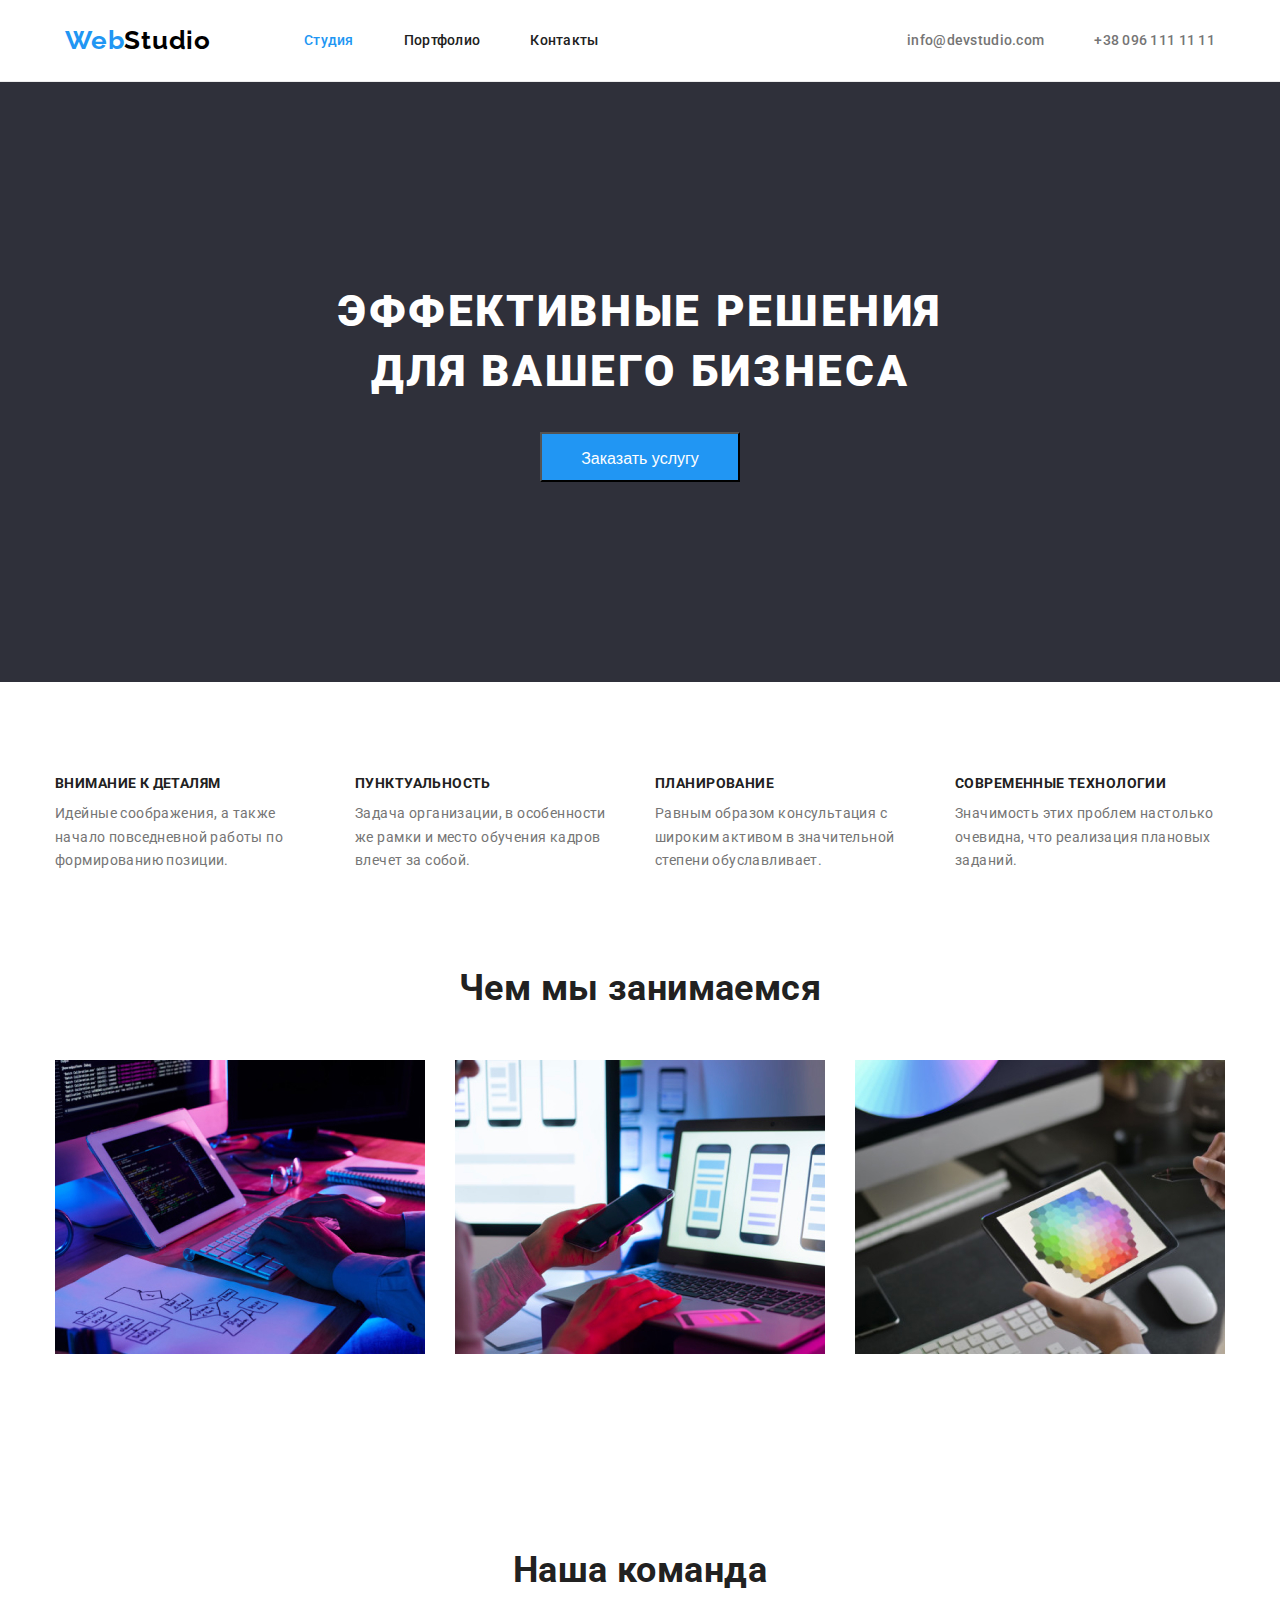
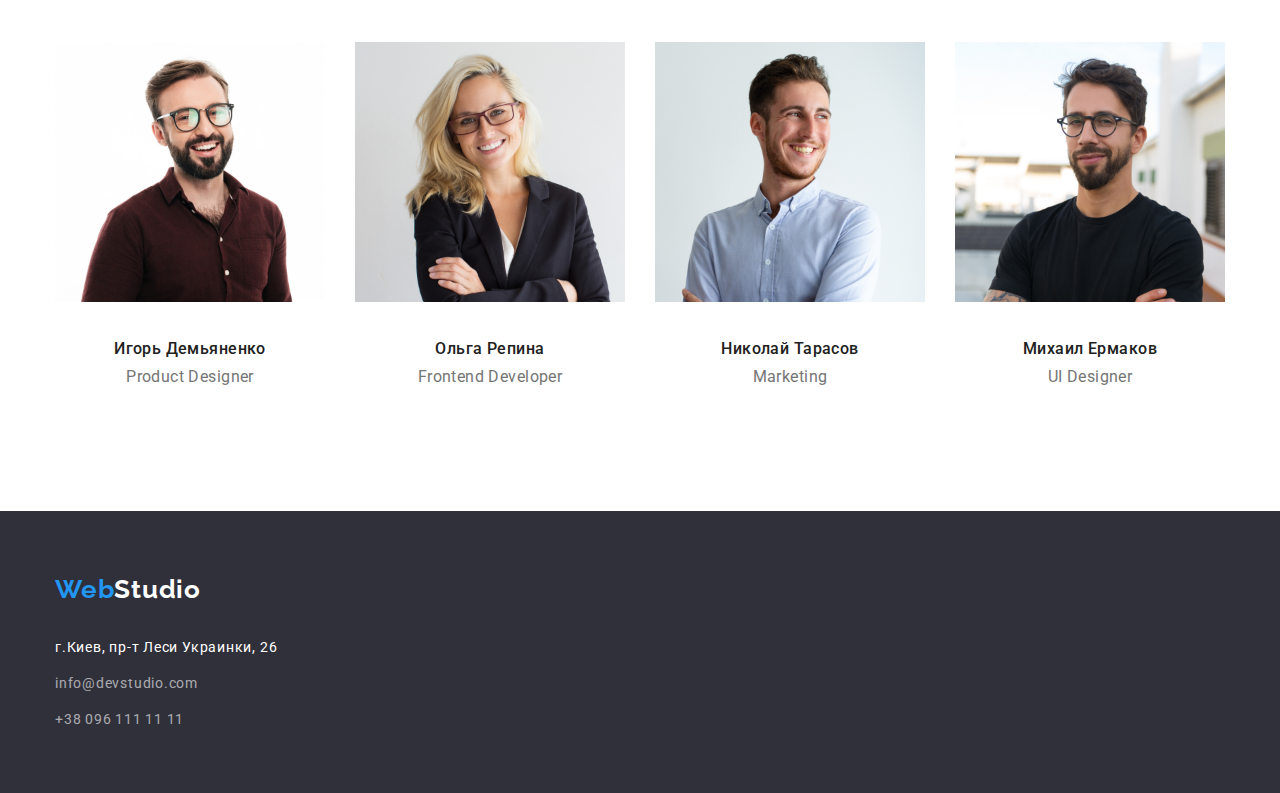
<file: index.html>
<!DOCTYPE html>
<html lang="ru">
  <head>
    <meta charset="UTF-8" />
    <meta http-equiv="X-UA-Compatible" content="IE=edge" />
    <meta name="viewport" content="width=device-width, initial-scale=1.0" />
    <title>WebStudio</title>
    <link rel="preconnect" href="https://fonts.googleapis.com" />
    <link rel="preconnect" href="https://fonts.gstatic.com" crossorigin />
    <link
      href="https://fonts.googleapis.com/css2?family=Raleway:wght@700&family=Roboto:wght@400;500;700;900&display=swap"
      rel="stylesheet"
    />
    <link
      rel="stylesheet"
      href="https://cdnjs.cloudflare.com/ajax/libs/modern-normalize/1.1.0/modern-normalize.min.css"
      integrity="sha512-wpPYUAdjBVSE4KJnH1VR1HeZfpl1ub8YT/NKx4PuQ5NmX2tKuGu6U/JRp5y+Y8XG2tV+wKQpNHVUX03MfMFn9Q=="
      crossorigin="anonymous"
      referrerpolicy="no-referrer"
    />
    <link rel="stylesheet" href="css/styles.css" />
  </head>

  <body>
    <header class="header section-header">
      <div class="container">
        <nav class="nav-header">
          <a href="./index.html" class="logo"
            ><span style="color: #2196f3">Web</span>Studio</a
          >
          <ul class="site-nav list">
            <li class="item">
              <a href="./index.html" class="link-current">Студия</a>
            </li>
            <li class="item">
              <a href="./portfolio.html" class="link">Портфолио</a>
            </li>
            <li class="item">
              <a href="" class="link">Контакты</a>
            </li>
          </ul>
        </nav>
        <ul class="site-nav list">
          <li class="item-contact">
            <a href="mailto:info@devstudio.com" class="link-nav"
              >info@devstudio.com</a
            >
          </li>
          <li class="item-contact">
            <a href="tel:+380961111111" class="link-nav">+38 096 111 11 11</a>
          </li>
        </ul>
      </div>
    </header>

    <main>
      <section class="section hero-bg">
        <div class="container section-hero">
          <h1 class="title-hero">Эффективные решения для вашего бизнеса</h1>
          <button type="button" class="button">Заказать услугу</button>
        </div>
      </section>

      <section class="section section-peculiarities">
        <div class="container">
          <h2 class="unvisible">Особенности</h2>
          <ul class="list">
            <li class="item">
              <h3 class="title-third">Внимание к деталям</h3>
              <p class="text-peculiarities">
                Идейные соображения, а также начало повседневной работы по
                формированию позиции.
              </p>
            </li>
            <li class="item">
              <h3 class="title-third">Пунктуальность</h3>
              <p class="text-peculiarities">
                Задача организации, в особенности же рамки и место обучения
                кадров влечет за собой.
              </p>
            </li>
            <li class="item">
              <h3 class="title-third">Планирование</h3>
              <p class="text-peculiarities">
                Равным образом консультация с широким активом в значительной
                степени обуславливает.
              </p>
            </li>
            <li class="item">
              <h3 class="title-third">Современные технологии</h3>
              <p class="text-peculiarities">
                Значимость этих проблем настолько очевидна, что реализация
                плановых заданий.
              </p>
            </li>
          </ul>
        </div>
      </section>

      <section class="section section-works">
        <div class="container">
          <h2 class="title-secondary">Чем мы занимаемся</h2>
          <ul class="list">
            <li class="item">
              <img
                src="./images/box1.jpg"
                alt="написание програм"
                width="370"
                height="294"
              />
            </li>
            <li class="item">
              <img
                src="./images/box2.jpg"
                alt="разработка мобильной версии"
                width="370"
              />
            </li>
            <li class="item">
              <img
                src="./images/box3.jpg"
                alt="различные цветовые решения"
                width="370"
              />
            </li>
          </ul>
        </div>
      </section>
      <section class="section section-command">
        <div class="container">
          <h2 class="title-secondary">Наша команда</h2>
          <ul class="list">
            <li class="item">
              <img
                src="./images/team-card1.jpg"
                alt="Игорь Демьяненко"
                width="270"
              />
              <div class="title-comand">
                <h3 class="title-names">Игорь Демьяненко</h3>
                <p class="text" lang="en">Product Designer</p>
              </div>
            </li>
            <li class="item">
              <img
                src="./images/team-card2.jpg"
                alt="Ольга Репина"
                width="270"
              />
              <div class="title-comand">
                <h3 class="title-names">Ольга Репина</h3>
                <p class="text" lang="en">Frontend Developer</p>
              </div>
            </li>
            <li class="item">
              <img
                src="./images/team-card3.jpg"
                alt="Николай Тарасов"
                width="270"
              />
              <div class="title-comand">
                <h3 class="title-names">Николай Тарасов</h3>
                <p class="text" lang="en">Marketing</p>
              </div>
            </li>
            <li class="item">
              <img
                src="./images/team-card4.jpg"
                alt="Михаил Ермаков"
                width="270"
              />
              <div class="title-comand">
                <h3 class="title-names">Михаил Ермаков</h3>
                <p class="text" lang="en">UI Designer</p>
              </div>
            </li>
          </ul>
        </div>
      </section>
    </main>

    <footer class="footer section-footer">
      <div class="container">
        <a href="./index.html" class="logo"
          ><span style="color: var(--accent-color)">Web</span>Studio</a
        >
        <address class="contact">
          <p class="address">г.Киев, пр-т Леси Украинки, 26</p>
          <a href="mailto:info@devstudio.com" class="link"
            >info@devstudio.com</a
          >
          <a href="tel:+380961111111" class="link">+38 096 111 11 11</a>
        </address>
      </div>
    </footer>
  </body>
</html>
</file>
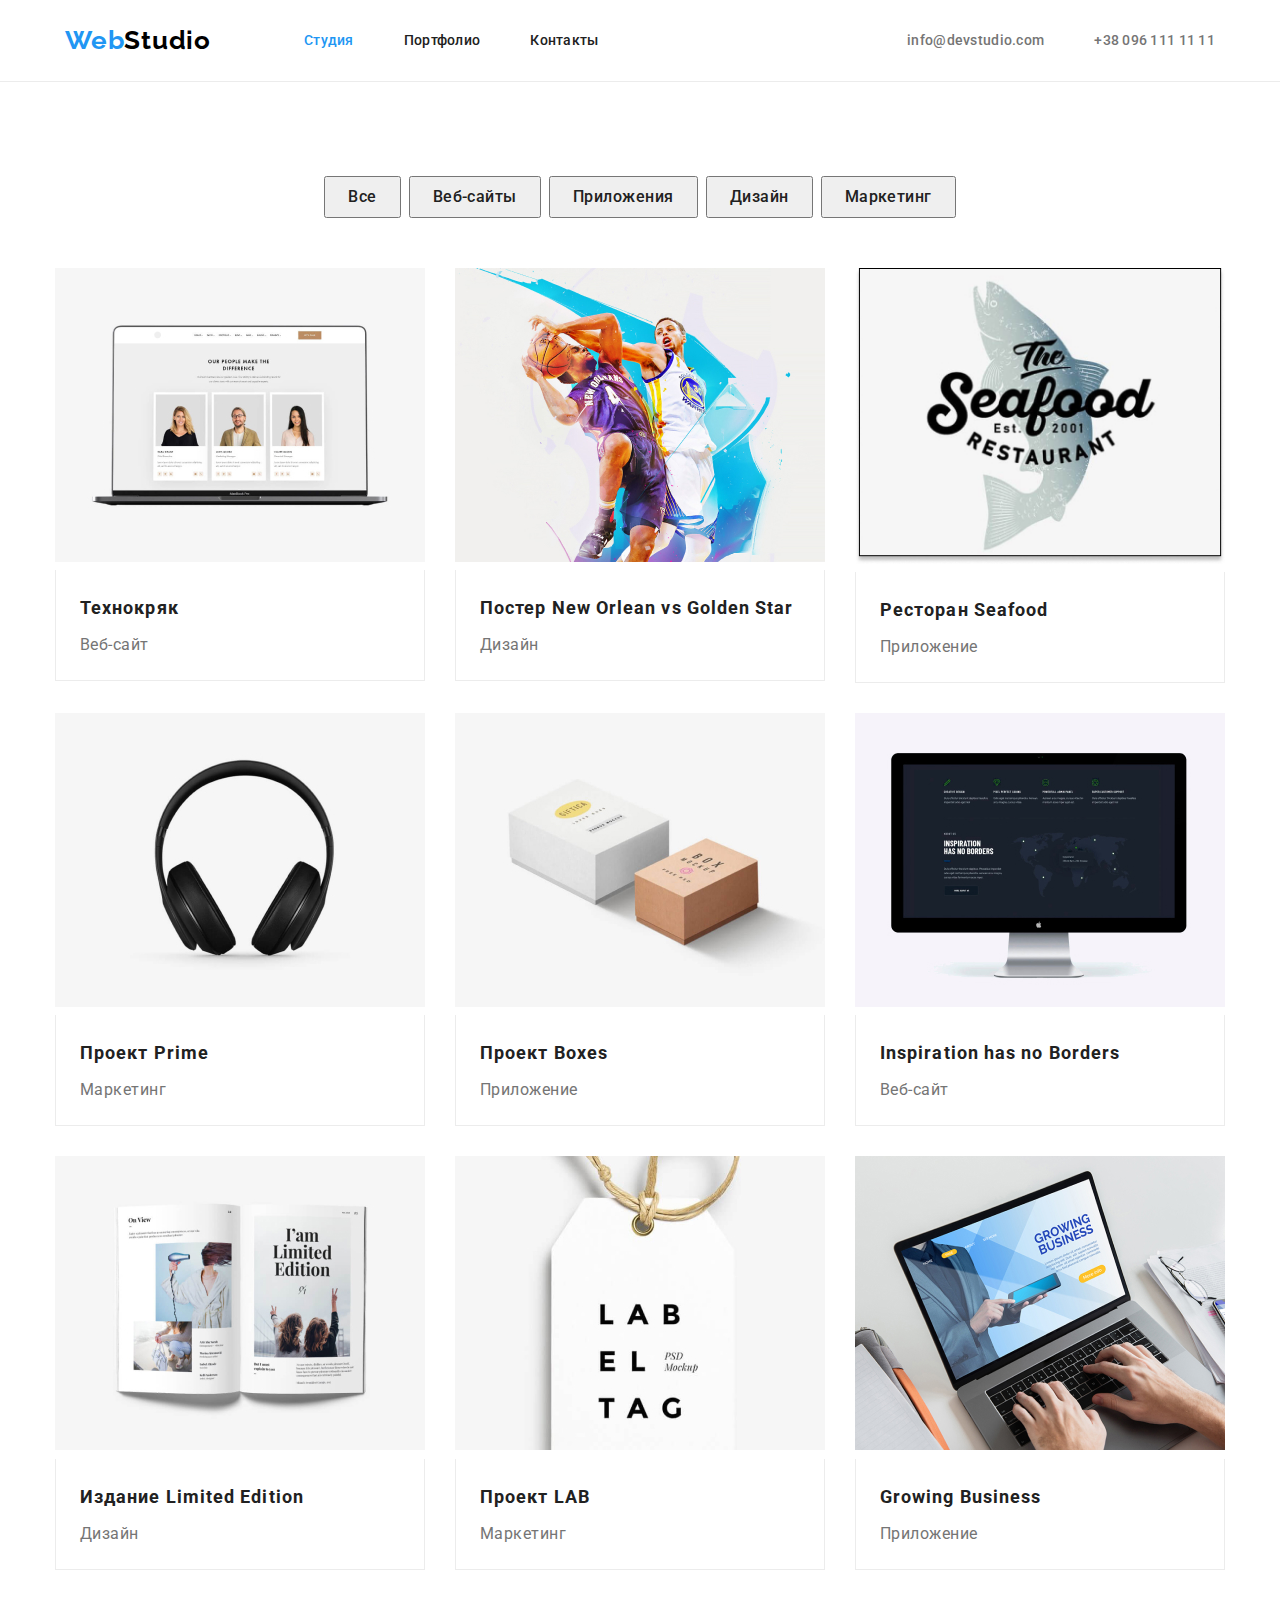
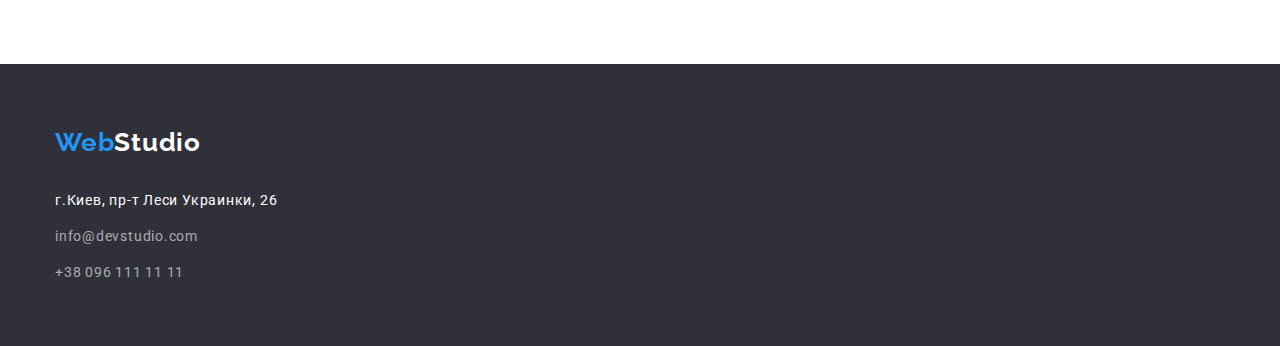
<file: portfolio.html>
<!DOCTYPE html>
<html lang="ru">
  <head>
    <meta charset="UTF-8" />
    <meta http-equiv="X-UA-Compatible" content="IE=edge" />
    <meta name="viewport" content="width=device-width, initial-scale=1.0" />
    <title>WebStudio Портфолио</title>
    <link rel="preconnect" href="https://fonts.googleapis.com" />
    <link rel="preconnect" href="https://fonts.gstatic.com" crossorigin />
    <link
      href="https://fonts.googleapis.com/css2?family=Raleway:wght@700&family=Roboto:wght@400;500;700;900&display=swap"
      rel="stylesheet"
    />
    <link rel="stylesheet" href="css/styles.css" />
  </head>

  <body>
    <header class="header section-header">
      <div class="container">
        <nav class="nav-header">
          <a href="./index.html" class="logo"
            ><span style="color: #2196f3">Web</span>Studio</a
          >
          <ul class="site-nav list">
            <li class="item">
              <a href="./index.html" class="link-current">Студия</a>
            </li>
            <li class="item">
              <a href="./portfolio.html" class="link">Портфолио</a>
            </li>
            <li class="item">
              <a href="" class="link">Контакты</a>
            </li>
          </ul>
        </nav>
        <ul class="site-nav list">
          <li class="item-contact">
            <a href="mailto:info@devstudio.com" class="link-nav"
              >info@devstudio.com</a
            >
          </li>
          <li class="item-contact">
            <a href="tel:+380961111111" class="link-nav">+38 096 111 11 11</a>
          </li>
        </ul>
      </div>
    </header>

    <main>
      <section class="section section-portfolio">
        <!-- <div class=""> -->
        <div class="container">
          <h1 class="unvisible">Портфолио WebStudio</h1>
          <ul class="list-portfolio-btn">
            <li class="item">
              <button class="filter" type="button">Все</button>
            </li>
            <li class="item">
              <button class="filter" type="button">Веб-сайты</button>
            </li>
            <li class="item">
              <button class="filter" type="button">Приложения</button>
            </li>
            <li class="item">
              <button class="filter" type="button">Дизайн</button>
            </li>
            <li class="item">
              <button class="filter" type="button">Маркетинг</button>
            </li>
          </ul>
          <!-- </div> -->
          <ul class="list-portfolio">
            <li class="item-works">
              <a href="" class="free-line">
                <img
                  src="./images/images-portfolio/project1.jpg"
                  alt="Технокряк"
                  width="370"
                />
                <div class="projects">
                  <h2 class="title-secondary">Технокряк</h2>
                  <p class="text">Веб-сайт</p>
                </div>
              </a>
            </li>
            <li class="item-works">
              <a href="" class="free-line">
                <img
                  src="./images/images-portfolio/project2.jpg"
                  alt="Постер"
                  width="370"
                />
                <div class="projects">
                  <h2 class="title-secondary">
                    Постер <span lang="en">New Orlean vs Golden Star</span>
                  </h2>
                  <p class="text">Дизайн</p>
                </div>
              </a>
            </li>
            <li class="item-works">
              <a href="" class="free-line">
                <img
                  src="./images/images-portfolio/project3.jpg"
                  alt="Ресторан Seafood"
                  width="370"
                />
                <div class="projects">
                  <h2 class="title-secondary">
                    Ресторан <span lang="en">Seafood</span>
                  </h2>
                  <p class="text">Приложение</p>
                </div>
              </a>
            </li>
            <li class="item-works">
              <a href="" class="free-line">
                <img
                  src="./images/images-portfolio/project4.jpg"
                  alt="Проект Prime"
                  width="370"
                />
                <div class="projects">
                  <h2 class="title-secondary">
                    Проект <span lang="en">Prime</span>
                  </h2>
                  <p class="text">Маркетинг</p>
                </div>
              </a>
            </li>
            <li class="item-works">
              <a href="" class="free-line">
                <img
                  src="./images/images-portfolio/project5.jpg"
                  alt="Проект Boxes"
                  width="370"
                />
                <div class="projects">
                  <h2 class="title-secondary">
                    Проект <span lang="en">Boxes</span>
                  </h2>
                  <p class="text">Приложение</p>
                </div>
              </a>
            </li>
            <li class="item-works">
              <a href="" class="free-line">
                <img
                  src="./images/images-portfolio/project6.jpg"
                  alt="Inspiration has no Borders"
                  width="370"
                />
                <div class="projects">
                  <h2 class="title-secondary" lang="en">
                    Inspiration has no Borders
                  </h2>
                  <p class="text">Веб-сайт</p>
                </div>
              </a>
            </li>
            <li class="item-works">
              <a href="" class="free-line">
                <img
                  src="./images/images-portfolio/project7.jpg"
                  alt="Издание Limited Edition"
                  width="370"
                />
                <div class="projects">
                  <h2 class="title-secondary">
                    Издание <span lang="en">Limited Edition</span>
                  </h2>
                  <p class="text">Дизайн</p>
                </div>
              </a>
            </li>
            <li class="item-works">
              <a href="" class="free-line">
                <img
                  src="./images/images-portfolio/project8.jpg"
                  alt="Проект LAB"
                  width="370"
                />
                <div class="projects">
                  <h2 class="title-secondary">
                    Проект <span lang="en">LAB</span>
                  </h2>
                  <p class="text">Маркетинг</p>
                </div>
              </a>
            </li>
            <li class="item-works">
              <a href="" class="free-line">
                <img
                  src="./images/images-portfolio/project9.jpg"
                  alt="Growing Business"
                  width="370"
                />
                <div class="projects">
                  <h2 class="title-secondary" lang="en">Growing Business</h2>
                  <p class="text">Приложение</p>
                </div>
              </a>
            </li>
          </ul>
        </div>
      </section>
    </main>

    <footer class="footer section-footer">
      <div class="container">
        <a href="./index.html" class="logo"
          ><span style="color: var(--accent-color)">Web</span>Studio</a
        >
        <address class="contact">
          <p class="address">г.Киев, пр-т Леси Украинки, 26</p>
          <a href="mailto:info@devstudio.com" class="link"
            >info@devstudio.com</a
          >
          <a href="tel:+380961111111" class="link">+38 096 111 11 11</a>
        </address>
      </div>
    </footer>
  </body>
</html>
</file>
<file: css/styles.css>
:root {
  --primary-text-color: #212121;
  --title-text-color: #000000;
  --text-color: #ffffff;
  --secondary-text-color: #757575;
  --accent-color: #2196f3;
  --primary-bg-color: #ffffff;
  --secondary-bg-color: #f5f4fa;
  --footer-bg-color: #2f303a;
}
* {
  box-sizing: border-box;
}

body {
  background-color: var(--primary-bg-color);
  color: var(--primary-text-color);
  font-family: roboto, sant-serif;
  font-size: 14;
  line-height: 1.714em;
  margin: 0;
}
h1,
h2,
h3,
p {
  margin: 0px;
}
ul {
  margin: 0;
  padding: 0;
}

.img {
  display: block;
  max-width: 100%;
  height: auto;
}

.container {
  display: flex;
  width: 1200px;
  margin: 0 auto;
  padding-left: 15px;
  padding-right: 15px;
  /* outline: 1px solid tomato; */
}

.section-header .container {
  display: flex;
  align-items: center;
  justify-content: space-between;
  padding: 25px;
}
.nav-header {
  display: flex;
  align-items: center;
}
.list {
  list-style: none;
  display: flex;
  text-decoration: none;
}

.item,
.item-contact {
  text-decoration: none;
  list-style: none;
}
.free-line {
  display: inline-block;
  text-decoration: none;
}

.logo {
  color: var(--title-text-color);
  font-family: raleway, sans-serif;
  font-weight: 700;
  font-size: 26px;
  line-height: 1.192;
  letter-spacing: 0.03em;
  text-decoration: none;
  display: inline-block;
  margin-right: 93px;
  /* margin-top: 24px;
  margin-bottom: 24px; */
}

.logo:hover,
.logo:focus {
  color: var(--secondary-text-color);
  font-family: raleway, sans-serif;
  font-weight: 700;
  font-size: 26px;
  line-height: 1.192;
  letter-spacing: 0.03em;
  text-decoration: none;
}

.button {
  display: inline-block;
  padding: 10px 32px;
  min-width: 200px;
  height: 50px;
}

.site-nav {
  display: flex;
  font-family: Roboto, sans-serif;
  font-weight: 500;
  font-size: 14px;
  line-height: 1.14;
  letter-spacing: 0.02em;
  text-decoration: none;
}

.site-nav .item:not(:last-child) {
  margin-right: 50px;
}

.site-nav .item-contact:not(:last-child) {
  margin-right: 50px;
}
.site-nav .link {
  color: var(--primary-text-color);
  text-decoration: none;
}

.site-nav .link-nav {
  color: var(--secondary-text-color);
  text-decoration: none;
}

.site-nav .link:hover,
.site-nav .link:focus,
.site-nav .link-nav:hover,
.site-nav .link-nav:focus {
  color: var(--accent-color);
}

.site-nav .link-current {
  color: var(--accent-color);
  text-decoration: none;
}

.section {
  color: var(--primary-text-color);
  font-family: Roboto, sans-serif;
  font-weight: 400;
  font-size: 14px;
  line-height: 1.71;
  letter-spacing: 0.03em;
  display: flex;
}

.section-header {
  color: var(--text-color);
  font-family: Roboto, sans-serif;
  font-weight: 700;
  font-size: 44px;
  line-height: 1.36;
  letter-spacing: 0.06em;
  text-align: center;
  box-sizing: border-box;
  display: flex;
  justify-content: space-between;
  align-items: center;
  border-bottom: 1px solid #ececec;
}
.hero-bg {
  background-color: var(--footer-bg-color);
}
.section-hero {
  display: inline-block;
  text-align: center;
  box-sizing: border-box;
  padding-top: 200px;
  padding-bottom: 200px;
}
.title-hero {
  color: var(--text-color);
  font-family: Roboto, sans-serif;
  font-weight: 900;
  font-size: 44px;
  line-height: 1.36;
  letter-spacing: 0.06em;
  margin-bottom: 30px;
  margin-left: auto;
  margin-right: auto;
  width: 696px;
  text-transform: uppercase;
}

.unvisible {
  display: none;
  /* visibility: hidden; */
}

.text-peculiarities {
  width: 270px;
}

.section-hero .button {
  font-size: 16px;
  line-height: 1.875;
  color: var(--text-color);
  background-color: var(--accent-color);
}

.section .title-secondary {
  font-style: 700;
  font-size: 36px;
  line-height: 1.17;
  margin-bottom: 50px;
  text-align: center;
}

.section-peculiarities {
  padding-top: 94px;
  padding-bottom: 94px;
}
.section-peculiarities .item:not(:last-child) {
  margin-right: 30px;
}

.text-peculiarities {
  color: var(--secondary-text-color);
  font-size: 14px;
  line-height: 1.71;
  text-decoration: none;
  font-family: Roboto;
  font-style: normal;
  font-weight: 400;
  letter-spacing: 0.03em;
}

.section .title-third {
  font-style: 700;
  font-size: 14px;
  line-height: 1.14;
  text-transform: uppercase;
  margin-bottom: 10px;
}
.section-works .container {
  display: block;
}

.section-works {
  padding-bottom: 94px;
}

.section-works .item:not(:last-child) {
  margin-right: 30px;
}

.section-command {
  padding-top: 94px;
  padding-bottom: 94px;
}
.section-command .container {
  display: block;
}
.section-command .item:not(:last-child) {
  margin-right: 30px;
}

.section .title-names {
  font-weight: 500;
  font-size: 16px;
  line-height: 1.185;
  text-align: center;
  margin-bottom: 10px;
}

.section .text {
  color: var(--secondary-text-color);
  font-weight: 400;
  font-size: 16px;
  line-height: 1.185;
  text-decoration: none;
  text-align: center;
}
.title-comand {
  padding-top: 30px;
  padding-bottom: 30px;
}

/* ----------------Footer------------------ */
.footer {
  background-color: var(--footer-bg-color);
  color: var(--text-color);
  font-family: raleway, sans-serif;
  font-weight: 400;
  font-size: 26px;
  line-height: 1.385;
  letter-spacing: 0.03em;
  text-decoration: none;
}

.section-footer .container {
  display: block;
}

.section-footer {
  padding-top: 60px;
  padding-bottom: 60px;
}

.footer .logo {
  color: var(--text-color);
  padding-bottom: 20px;
}
.footer .logo:hover,
.footer .logo:focus {
  color: var(--accent-color);
}

.footer .address {
  display: inline-block;
  font-family: Roboto;
  font-size: 14px;
  line-height: 1.71;
  font-style: normal;
}
.footer .contact {
  width: 231px;
}
.footer .link {
  color: rgba(255, 255, 255, 0.6);
  font-style: normal;
  font-family: Roboto;
  font-size: 14px;
  line-height: 1.174;
  text-decoration: none;
  margin-right: 70px;
}

.footer .link:hover,
.footer .link:focus {
  color: var(--accent-color);
  font-style: normal;
  font-size: 14px;
  line-height: 1.174;
}

/* ----------------PORTFOLIO---------- */
.section-portfolio {
  font-family: Roboto, sans-serif;
  letter-spacing: 0.03em;
  font-size: 16px;
  margin-right: auto;
  margin-left: auto;
  padding-bottom: 94px;
  padding-top: 94px;
  display: block;
}

.section-portfolio .container {
  display: block;
}

.section-portfolio .item:not(:last-child) {
  margin-right: 8px;
}

.section-portfolio .title-secondary {
  color: var(--primary-text-color);
  font-weight: 700;
  font-size: 18px;
  line-height: 2;
  letter-spacing: 0.06em;
  text-decoration: none;
  /* margin-top: 20px; */
  margin-bottom: 4px;
  text-align: left;
}

.section-portfolio .text {
  color: var(--secondary-text-color);
  font-weight: 400;
  line-height: 1.875;
  text-decoration: none;
  text-align: center;
  text-align: left;
}

.projects {
  padding: 20px 24px;
  border-bottom: 1px solid #ececec;
  border-right: 1px solid #ececec;
  border-left: 1px solid #ececec;
}

.section-portfolio .filter {
  font-family: Roboto, sans-serif;
  letter-spacing: 0.03em;
  font-size: 16px;
  color: var(--primary-text-color);
  font-weight: 500;
  line-height: 1.625;
  padding-top: 6px;
  padding-bottom: 6px;
  padding-right: 22px;
  padding-left: 22px;
}
.section-portfolio .filter-current,
.section-portfolio .filter:hover,
.section-portfolio .filter:focus {
  color: var(--text-color);
  background-color: var(--accent-color);
  font-weight: 500;
  line-height: 1.625;
  cursor: pointer;
}

.list-portfolio-btn {
  list-style: none;
  display: flex;
  text-decoration: none;
  justify-content: center;
  margin-bottom: 50px;
}

.list-portfolio {
  list-style: none;
  display: flex;
  text-decoration: none;
  flex-wrap: wrap;
  justify-content: center;
}
.item-works:not(:nth-child(3n)) {
  margin-right: 30px;
}
.item-works:not(:nth-last-child(-n + 3)) {
  margin-bottom: 30px;
}
</file>
